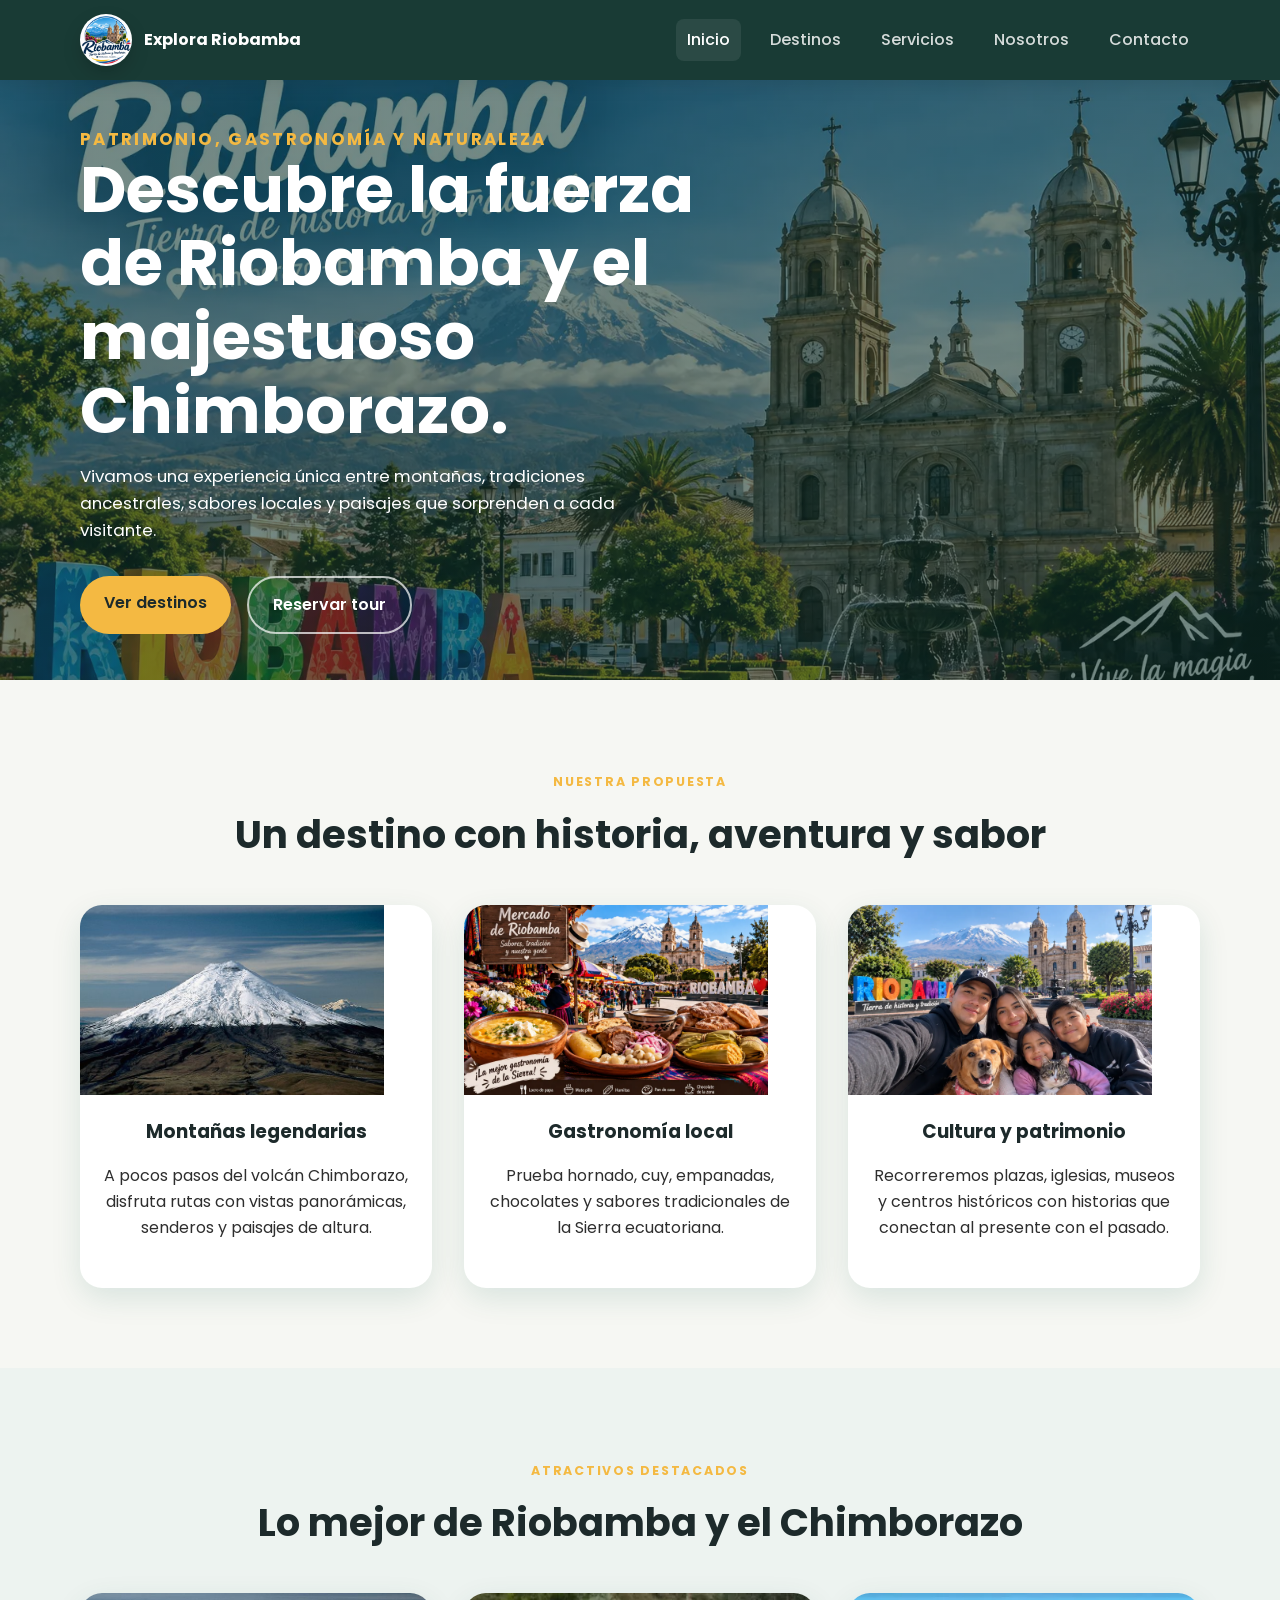
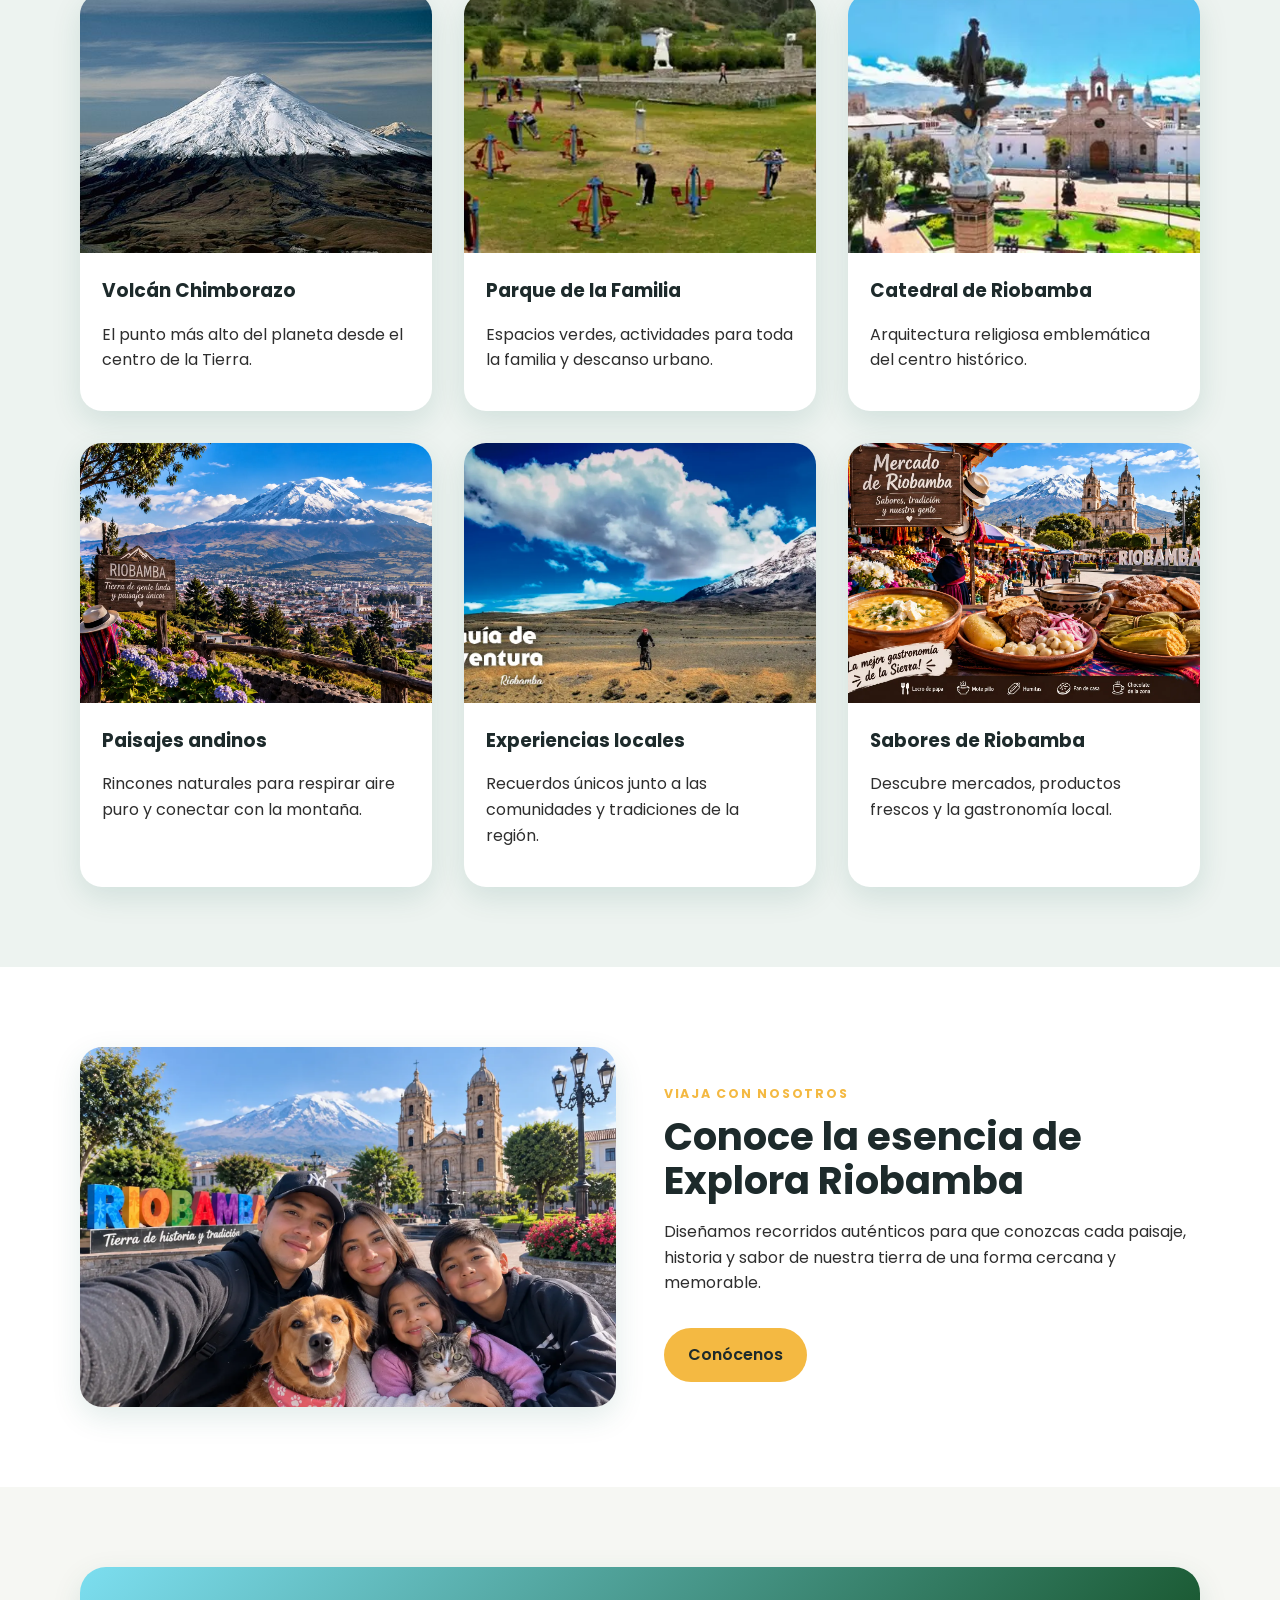
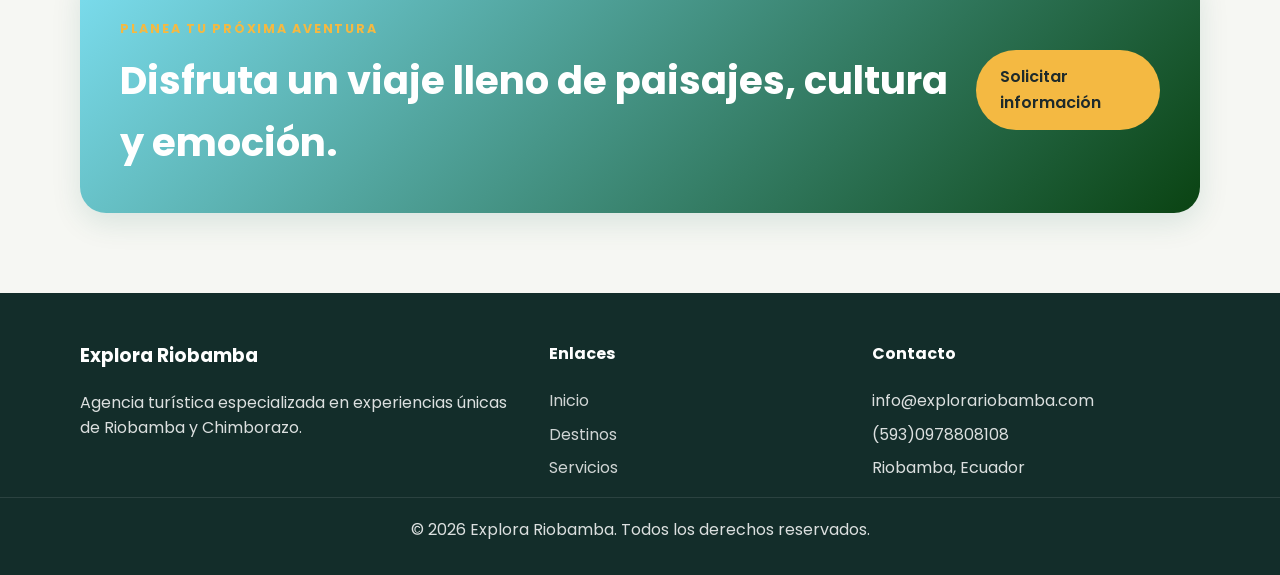
<file: index.html>
<!DOCTYPE html>
<html lang="es">
  <head>
    <meta charset="UTF-8" />
    <meta name="viewport" content="width=device-width, initial-scale=1.0" />
    <title>Explora Riobamba | Agencia de Turismo</title>
    <meta
      name="description"
      content="Agencia turística especializada en Riobamba y Chimborazo: naturaleza, cultura, gastronomía y experiencias de aventura."
    />
    <link rel="preconnect" href="https://fonts.googleapis.com" />
    <link rel="preconnect" href="https://fonts.gstatic.com" crossorigin />
    <link
      href="https://fonts.googleapis.com/css2?family=Poppins:wght@400;500;600;700;800&display=swap"
      rel="stylesheet"
    />
    <link rel="stylesheet" href="CSS/styles.css" />
  </head>
  <body>
    <header class="site-header">
      <div class="container nav-container">
        <a class="logo" href="index.html" aria-label="Inicio Explora Riobamba">
          <img class="logo-image" src="images/logo.webp" alt="Logo de Explora Riobamba" />
          <span>Explora Riobamba</span>
        </a>

        <nav class="main-nav" aria-label="Menu principal">
          <a href="index.html" class="active">Inicio</a>
          <a href="destinos.html">Destinos</a>
          <a href="servicios.html">Servicios</a>
          <a href="nosotros.html">Nosotros</a>
          <a href="contacto.html">Contacto</a>
        </nav>
      </div>
    </header>

    <main>
      <section class="hero">
        <div class="container hero-content">
          <div class="hero-text">
            <p class="eyebrow">Patrimonio, gastronomía y naturaleza</p>
            <h1>Descubre la fuerza de Riobamba y el majestuoso Chimborazo.</h1>
            <p>
              Vivamos una experiencia única entre montañas, tradiciones ancestrales,
              sabores locales y paisajes que sorprenden a cada visitante.
            </p>
            <div class="hero-actions">
              <a class="btn btn-primary" href="destinos.html">Ver destinos</a>
              <a class="btn btn-secondary" href="contacto.html">Reservar tour</a>
            </div>
          </div>
        </div>
      </section>

      <section class="section">
        <div class="container">
          <div class="section-heading">
            <p class="eyebrow">Nuestra propuesta</p>
            <h2>Un destino con historia, aventura y sabor</h2>
          </div>

          <div class="features-grid">
            <article class="feature-card">
              <img class="feature-image" src="images/destino1.webp" alt="Montañas de Riobamba" />
              <h3>Montañas legendarias</h3>
              <p>
                A pocos pasos del volcán Chimborazo, disfruta rutas con vistas panorámicas,
                senderos y paisajes de altura.
              </p>
            </article>

            <article class="feature-card">
              <img class="feature-image" src="images/destino6.webp" alt="Gastronomía local de Riobamba" />
              <h3>Gastronomía local</h3>
              <p>
                Prueba hornado, cuy, empanadas, chocolates y sabores tradicionales de la
                Sierra ecuatoriana.
              </p>
            </article>

            <article class="feature-card">
              <img class="feature-image" src="images/nosotro.webp" alt="Cultura y patrimonio de Riobamba" />
              <h3>Cultura y patrimonio</h3>
              <p>
                Recorreremos plazas, iglesias, museos y centros históricos con historias que
                conectan al presente con el pasado.
              </p>
            </article>
          </div>
        </div>
      </section>

      <section class="section alt-bg">
        <div class="container">
          <div class="section-heading">
            <p class="eyebrow">Atractivos destacados</p>
            <h2>Lo mejor de Riobamba y el Chimborazo</h2>
          </div>

          <div class="destination-preview">
            <article class="preview-card">
              <img src="images/destino1.webp" alt="Volcán Chimborazo" />
              <div class="preview-content">
                <h3>Volcán Chimborazo</h3>
                <p>El punto más alto del planeta desde el centro de la Tierra.</p>
              </div>
            </article>

            <article class="preview-card">
              <img src="images/destino2.webp" alt="Parque de la Familia" />
              <div class="preview-content">
                <h3>Parque de la Familia</h3>
                <p>Espacios verdes, actividades para toda la familia y descanso urbano.</p>
              </div>
            </article>

            <article class="preview-card">
              <img src="images/destino3.webp" alt="Catedral de Riobamba" />
              <div class="preview-content">
                <h3>Catedral de Riobamba</h3>
                <p>Arquitectura religiosa emblemática del centro histórico.</p>
              </div>
            </article>

            <article class="preview-card">
              <img src="images/destino4.webp" alt="Paisaje natural de Riobamba" />
              <div class="preview-content">
                <h3>Paisajes andinos</h3>
                <p>Rincones naturales para respirar aire puro y conectar con la montaña.</p>
              </div>
            </article>

            <article class="preview-card">
              <img src="images/desino5.webp" alt="Experiencia turística en Riobamba" />
              <div class="preview-content">
                <h3>Experiencias locales</h3>
                <p>Recuerdos únicos junto a las comunidades y tradiciones de la región.</p>
              </div>
            </article>

            <article class="preview-card">
              <img src="images/destino6.webp" alt="Mercado local de Riobamba" />
              <div class="preview-content">
                <h3>Sabores de Riobamba</h3>
                <p>Descubre mercados, productos frescos y la gastronomía local.</p>
              </div>
            </article>
          </div>
        </div>
      </section>

      <section class="section about-preview">
        <div class="container about-preview-content">
          <img src="images/nosotro.webp" alt="Equipo de Explora Riobamba" />
          <div>
            <p class="eyebrow">Viaja con nosotros</p>
            <h2>Conoce la esencia de Explora Riobamba</h2>
            <p>
              Diseñamos recorridos auténticos para que conozcas cada paisaje, historia y
              sabor de nuestra tierra de una forma cercana y memorable.
            </p>
            <a class="btn btn-primary" href="nosotros.html">Conócenos</a>
          </div>
        </div>
      </section>

      <section class="section">
        <div class="container cta-box">
          <div>
            <p class="eyebrow">Planea tu próxima aventura</p>
            <h2>Disfruta un viaje lleno de paisajes, cultura y emoción.</h2>
          </div>
          <a class="btn btn-primary" href="contacto.html">Solicitar información</a>
        </div>
      </section>
    </main>

    <footer class="site-footer">
      <div class="container footer-grid">
        <div>
          <h3>Explora Riobamba</h3>
          <p>Agencia turística especializada en experiencias únicas de Riobamba y Chimborazo.</p>
        </div>
        <div>
          <h4>Enlaces</h4>
          <ul>
            <li><a href="index.html">Inicio</a></li>
            <li><a href="destinos.html">Destinos</a></li>
            <li><a href="servicios.html">Servicios</a></li>
          </ul>
        </div>
        <div>
          <h4>Contacto</h4>
          <ul>
            <li>info@explorariobamba.com</li>
            <li>(593)0978808108</li>
            <li>Riobamba, Ecuador</li>
          </ul>
        </div>
      </div>
      <p class="copyright">© 2026 Explora Riobamba. Todos los derechos reservados.</p>
    </footer>
  </body>
</html>
</file>
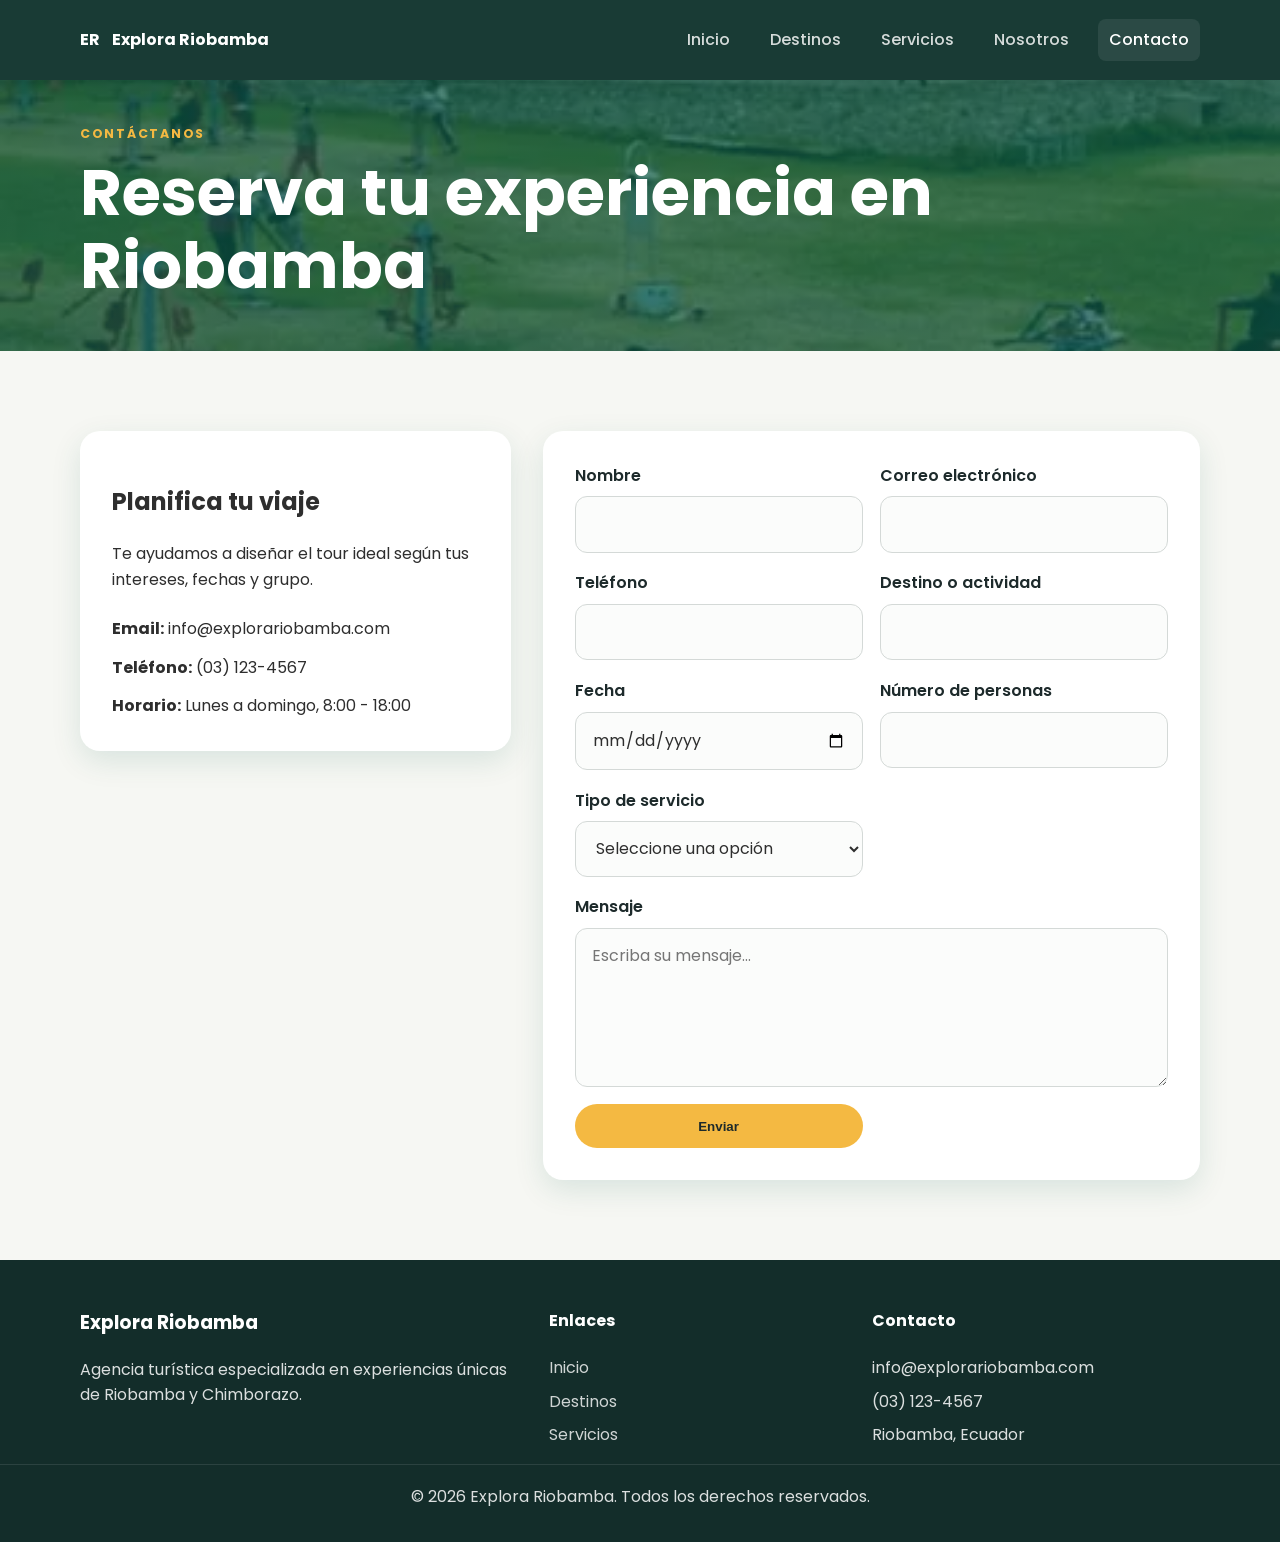
<file: contacto.html>
<!DOCTYPE html>
<html lang="es">
  <head>
    <meta charset="UTF-8" />
    <meta name="viewport" content="width=device-width, initial-scale=1.0" />
    <title>Contacto | Explora Riobamba</title>
    <meta name="description" content="Reserva y consulta información sobre tours y paquetes de Riobamba y el Chimborazo." />
    <link rel="preconnect" href="https://fonts.googleapis.com" />
    <link rel="preconnect" href="https://fonts.gstatic.com" crossorigin />
    <link
      href="https://fonts.googleapis.com/css2?family=Poppins:wght@400;500;600;700;800&display=swap"
      rel="stylesheet"
    />
    <link rel="stylesheet" href="CSS/styles.css" />
  </head>
  <body>
    <header class="site-header">
      <div class="container nav-container">
        <a class="logo" href="index.html" aria-label="Inicio Explora Riobamba">
          <span class="logo-mark">ER</span>
          <span>Explora Riobamba</span>
        </a>

        <nav class="main-nav" aria-label="Menu principal">
          <a href="index.html">Inicio</a>
          <a href="destinos.html">Destinos</a>
          <a href="servicios.html">Servicios</a>
          <a href="nosotros.html">Nosotros</a>
          <a href="contacto.html" class="active">Contacto</a>
        </nav>
      </div>
    </header>

    <main>
      <section class="page-banner banner-contacto">
        <div class="container banner-content">
          <p class="eyebrow">Contáctanos</p>
          <h1>Reserva tu experiencia en Riobamba</h1>
        </div>
      </section>

      <section class="section">
        <div class="container contact-layout">
          <div class="contact-info">
            <h2>Planifica tu viaje</h2>
            <p>Te ayudamos a diseñar el tour ideal según tus intereses, fechas y grupo.</p>
            <ul>
              <li><strong>Email:</strong> info@explorariobamba.com</li>
              <li><strong>Teléfono:</strong> (03) 123-4567</li>
              <li><strong>Horario:</strong> Lunes a domingo, 8:00 - 18:00</li>
            </ul>
          </div>

          <form class="booking-form" action="#" method="post">
            <div class="form-group">
              <label for="nombre">Nombre</label>
              <input id="nombre" name="nombre" type="text" required />
            </div>

            <div class="form-group">
              <label for="email">Correo electrónico</label>
              <input id="email" name="email" type="email" required />
            </div>

            <div class="form-group">
              <label for="telefono">Teléfono</label>
              <input id="telefono" name="telefono" type="tel" required />
            </div>

            <div class="form-group">
              <label for="destino">Destino o actividad</label>
              <input id="destino" name="destino" type="text" required />
            </div>

            <div class="form-group">
              <label for="fecha">Fecha</label>
              <input id="fecha" name="fecha" type="date" required />
            </div>

            <div class="form-group">
              <label for="personas">Número de personas</label>
              <input id="personas" name="personas" type="number" min="1" max="30" required />
            </div>

            <div class="form-group">
              <label for="servicio">Tipo de servicio</label>
              <select id="servicio" name="servicio" required>
                <option value="">Seleccione una opción</option>
                <option value="tour-chimborazo">Tour al Chimborazo</option>
                <option value="gastronomia">Tour gastronómico</option>
                <option value="cultural">Tour cultural</option>
                <option value="aventura">Paquete de aventura</option>
              </select>
            </div>

            <div class="form-group full-width">
              <label for="mensaje">Mensaje</label>
              <textarea id="mensaje" name="mensaje" rows="5" placeholder="Escriba su mensaje..."></textarea>
            </div>

            <button type="submit" class="btn btn-primary">Enviar</button>
          </form>
        </div>
      </section>
    </main>

    <footer class="site-footer">
      <div class="container footer-grid">
        <div>
          <h3>Explora Riobamba</h3>
          <p>Agencia turística especializada en experiencias únicas de Riobamba y Chimborazo.</p>
        </div>
        <div>
          <h4>Enlaces</h4>
          <ul>
            <li><a href="index.html">Inicio</a></li>
            <li><a href="destinos.html">Destinos</a></li>
            <li><a href="servicios.html">Servicios</a></li>
          </ul>
        </div>
        <div>
          <h4>Contacto</h4>
          <ul>
            <li>info@explorariobamba.com</li>
            <li>(03) 123-4567</li>
            <li>Riobamba, Ecuador</li>
          </ul>
        </div>
      </div>
      <p class="copyright">© 2026 Explora Riobamba. Todos los derechos reservados.</p>
    </footer>
  </body>
</html>
</file>
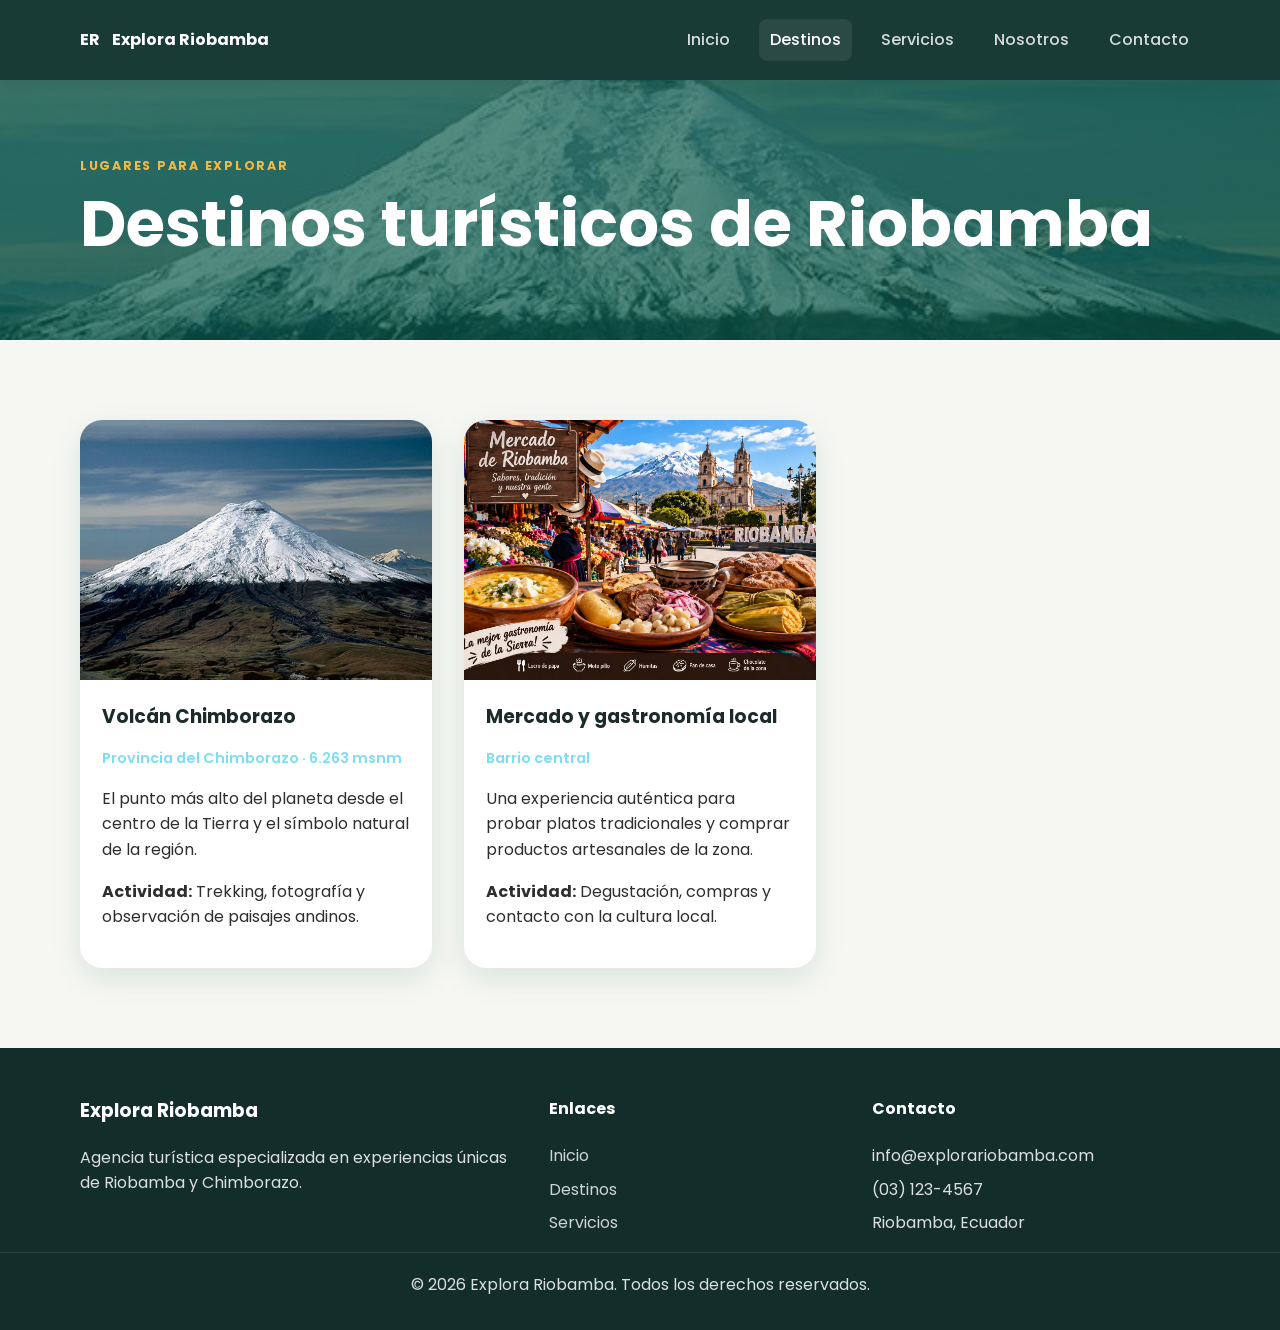
<file: destinos.html>
<!DOCTYPE html>
<html lang="es">
  <head>
    <meta charset="UTF-8" />
    <meta name="viewport" content="width=device-width, initial-scale=1.0" />
    <title>Destinos | Explora Riobamba</title>
    <meta name="description" content="Conoce los principales atractivos turísticos de Riobamba y el Chimborazo." />
    <link rel="preconnect" href="https://fonts.googleapis.com" />
    <link rel="preconnect" href="https://fonts.gstatic.com" crossorigin />
    <link
      href="https://fonts.googleapis.com/css2?family=Poppins:wght@400;500;600;700;800&display=swap"
      rel="stylesheet"
    />
    <link rel="stylesheet" href="CSS/styles.css" />
  </head>
  <body>
    <header class="site-header">
      <div class="container nav-container">
        <a class="logo" href="index.html" aria-label="Inicio Explora Riobamba">
          <span class="logo-mark">ER</span>
          <span>Explora Riobamba</span>
        </a>

        <nav class="main-nav" aria-label="Menu principal">
          <a href="index.html">Inicio</a>
          <a href="destinos.html" class="active">Destinos</a>
          <a href="servicios.html">Servicios</a>
          <a href="nosotros.html">Nosotros</a>
          <a href="contacto.html">Contacto</a>
        </nav>
      </div>
    </header>

    <main>
      <section class="page-banner banner-destinos">
        <div class="container banner-content">
          <p class="eyebrow">Lugares para explorar</p>
          <h1>Destinos turísticos de Riobamba</h1>
        </div>
      </section>

      <section class="section">
        <div class="container">
          <div class="cards-grid">
            <article class="tour-card">
              <img src="images/destino1.webp" alt="Volcán Chimborazo" />
              <div class="card-body">
                <h3>Volcán Chimborazo</h3>
                <p class="card-meta">Provincia del Chimborazo · 6.263 msnm</p>
                <p>El punto más alto del planeta desde el centro de la Tierra y el símbolo natural de la región.</p>
                <p><strong>Actividad:</strong> Trekking, fotografía y observación de paisajes andinos.</p>
              </div>
            </article>


            <article class="tour-card">
              <img src="images/destino6.webp" alt="Mercado local de Riobamba" />
              <div class="card-body">
                <h3>Mercado y gastronomía local</h3>
                <p class="card-meta">Barrio central</p>
                <p>Una experiencia auténtica para probar platos tradicionales y comprar productos artesanales de la zona.</p>
                <p><strong>Actividad:</strong> Degustación, compras y contacto con la cultura local.</p>
              </div>
            </article>
          </div>
        </div>
      </section>
    </main>

    <footer class="site-footer">
      <div class="container footer-grid">
        <div>
          <h3>Explora Riobamba</h3>
          <p>Agencia turística especializada en experiencias únicas de Riobamba y Chimborazo.</p>
        </div>
        <div>
          <h4>Enlaces</h4>
          <ul>
            <li><a href="index.html">Inicio</a></li>
            <li><a href="destinos.html">Destinos</a></li>
            <li><a href="servicios.html">Servicios</a></li>
          </ul>
        </div>
        <div>
          <h4>Contacto</h4>
          <ul>
            <li>info@explorariobamba.com</li>
            <li>(03) 123-4567</li>
            <li>Riobamba, Ecuador</li>
          </ul>
        </div>
      </div>
      <p class="copyright">© 2026 Explora Riobamba. Todos los derechos reservados.</p>
    </footer>
  </body>
</html>
</file>
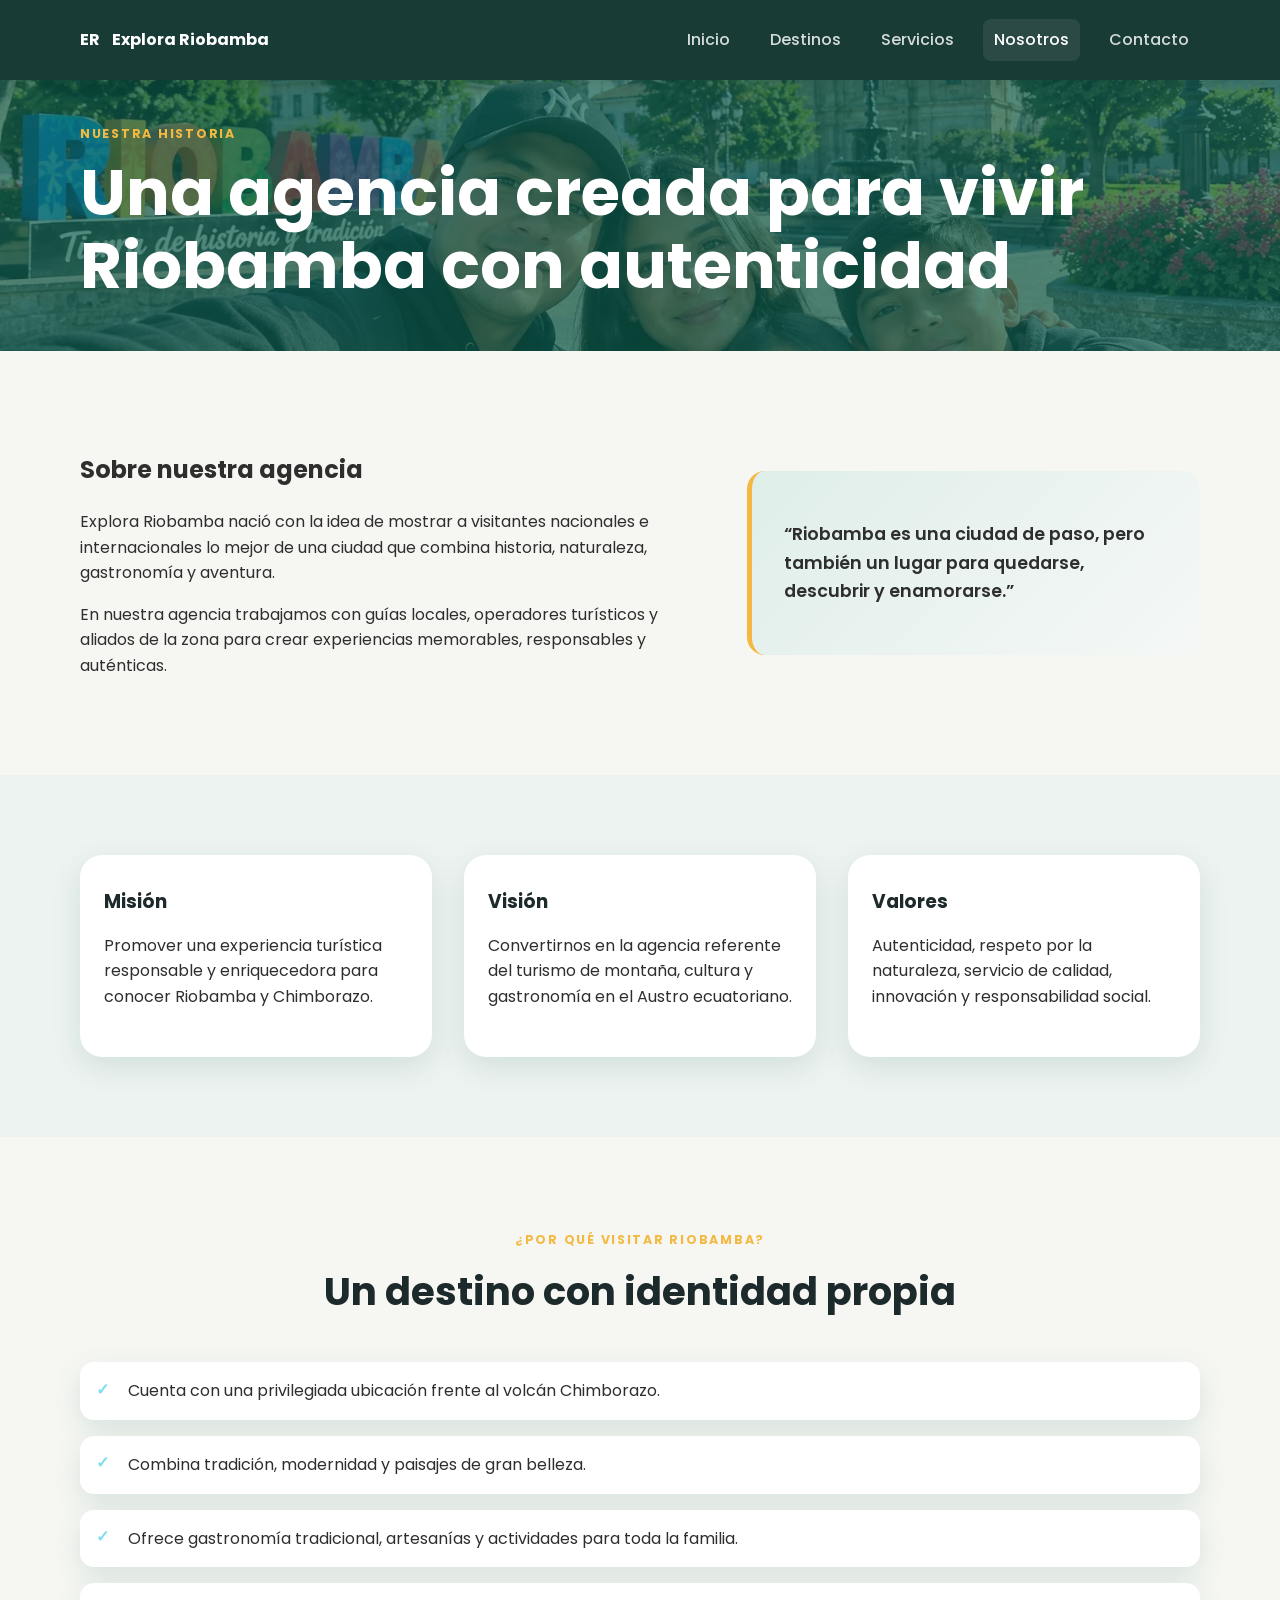
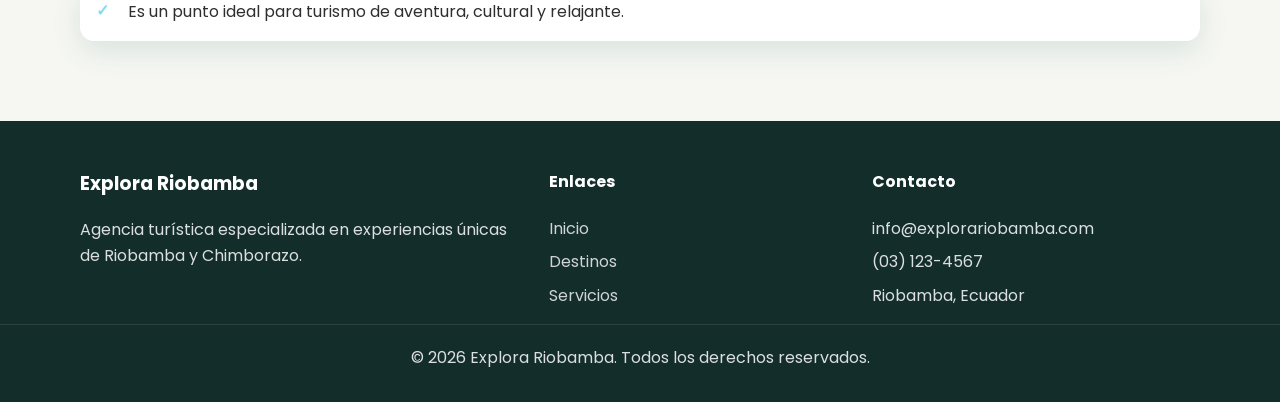
<file: nosotros.html>
<!DOCTYPE html>
<html lang="es">
  <head>
    <meta charset="UTF-8" />
    <meta name="viewport" content="width=device-width, initial-scale=1.0" />
    <title>Nosotros | Explora Riobamba</title>
    <meta name="description" content="Conoce la historia, misión, visión y valores de nuestra agencia turística en Riobamba." />
    <link rel="preconnect" href="https://fonts.googleapis.com" />
    <link rel="preconnect" href="https://fonts.gstatic.com" crossorigin />
    <link
      href="https://fonts.googleapis.com/css2?family=Poppins:wght@400;500;600;700;800&display=swap"
      rel="stylesheet"
    />
    <link rel="stylesheet" href="CSS/styles.css" />
  </head>
  <body>
    <header class="site-header">
      <div class="container nav-container">
        <a class="logo" href="index.html" aria-label="Inicio Explora Riobamba">
          <span class="logo-mark">ER</span>
          <span>Explora Riobamba</span>
        </a>

        <nav class="main-nav" aria-label="Menu principal">
          <a href="index.html">Inicio</a>
          <a href="destinos.html">Destinos</a>
          <a href="servicios.html">Servicios</a>
          <a href="nosotros.html" class="active">Nosotros</a>
          <a href="contacto.html">Contacto</a>
        </nav>
      </div>
    </header>

    <main>
      <section class="page-banner banner-nosotros">
        <div class="container banner-content">
          <p class="eyebrow">Nuestra historia</p>
          <h1>Una agencia creada para vivir Riobamba con autenticidad</h1>
        </div>
      </section>

      <section class="section">
        <div class="container about-grid">
          <div>
            <h2>Sobre nuestra agencia</h2>
            <p>
              Explora Riobamba nació con la idea de mostrar a visitantes nacionales e internacionales
              lo mejor de una ciudad que combina historia, naturaleza, gastronomía y aventura.
            </p>
            <p>
              En nuestra agencia trabajamos con guías locales, operadores turísticos y aliados de la
              zona para crear experiencias memorables, responsables y auténticas.
            </p>
          </div>

          <div class="quote-box">
            <p>“Riobamba es una ciudad de paso, pero también un lugar para quedarse, descubrir y enamorarse.”</p>
          </div>
        </div>
      </section>

      <section class="section alt-bg">
        <div class="container values-grid">
          <article class="value-card">
            <h3>Misión</h3>
            <p>Promover una experiencia turística responsable y enriquecedora para conocer Riobamba y Chimborazo.</p>
          </article>

          <article class="value-card">
            <h3>Visión</h3>
            <p>Convertirnos en la agencia referente del turismo de montaña, cultura y gastronomía en el Austro ecuatoriano.</p>
          </article>

          <article class="value-card">
            <h3>Valores</h3>
            <p>Autenticidad, respeto por la naturaleza, servicio de calidad, innovación y responsabilidad social.</p>
          </article>
        </div>
      </section>

      <section class="section">
        <div class="container">
          <div class="section-heading">
            <p class="eyebrow">¿Por qué visitar Riobamba?</p>
            <h2>Un destino con identidad propia</h2>
          </div>

          <ul class="reasons-list">
            <li>Cuenta con una privilegiada ubicación frente al volcán Chimborazo.</li>
            <li>Combina tradición, modernidad y paisajes de gran belleza.</li>
            <li>Ofrece gastronomía tradicional, artesanías y actividades para toda la familia.</li>
            <li>Es un punto ideal para turismo de aventura, cultural y relajante.</li>
          </ul>
        </div>
      </section>
    </main>

    <footer class="site-footer">
      <div class="container footer-grid">
        <div>
          <h3>Explora Riobamba</h3>
          <p>Agencia turística especializada en experiencias únicas de Riobamba y Chimborazo.</p>
        </div>
        <div>
          <h4>Enlaces</h4>
          <ul>
            <li><a href="index.html">Inicio</a></li>
            <li><a href="destinos.html">Destinos</a></li>
            <li><a href="servicios.html">Servicios</a></li>
          </ul>
        </div>
        <div>
          <h4>Contacto</h4>
          <ul>
            <li>info@explorariobamba.com</li>
            <li>(03) 123-4567</li>
            <li>Riobamba, Ecuador</li>
          </ul>
        </div>
      </div>
      <p class="copyright">© 2026 Explora Riobamba. Todos los derechos reservados.</p>
    </footer>
  </body>
</html>
</file>
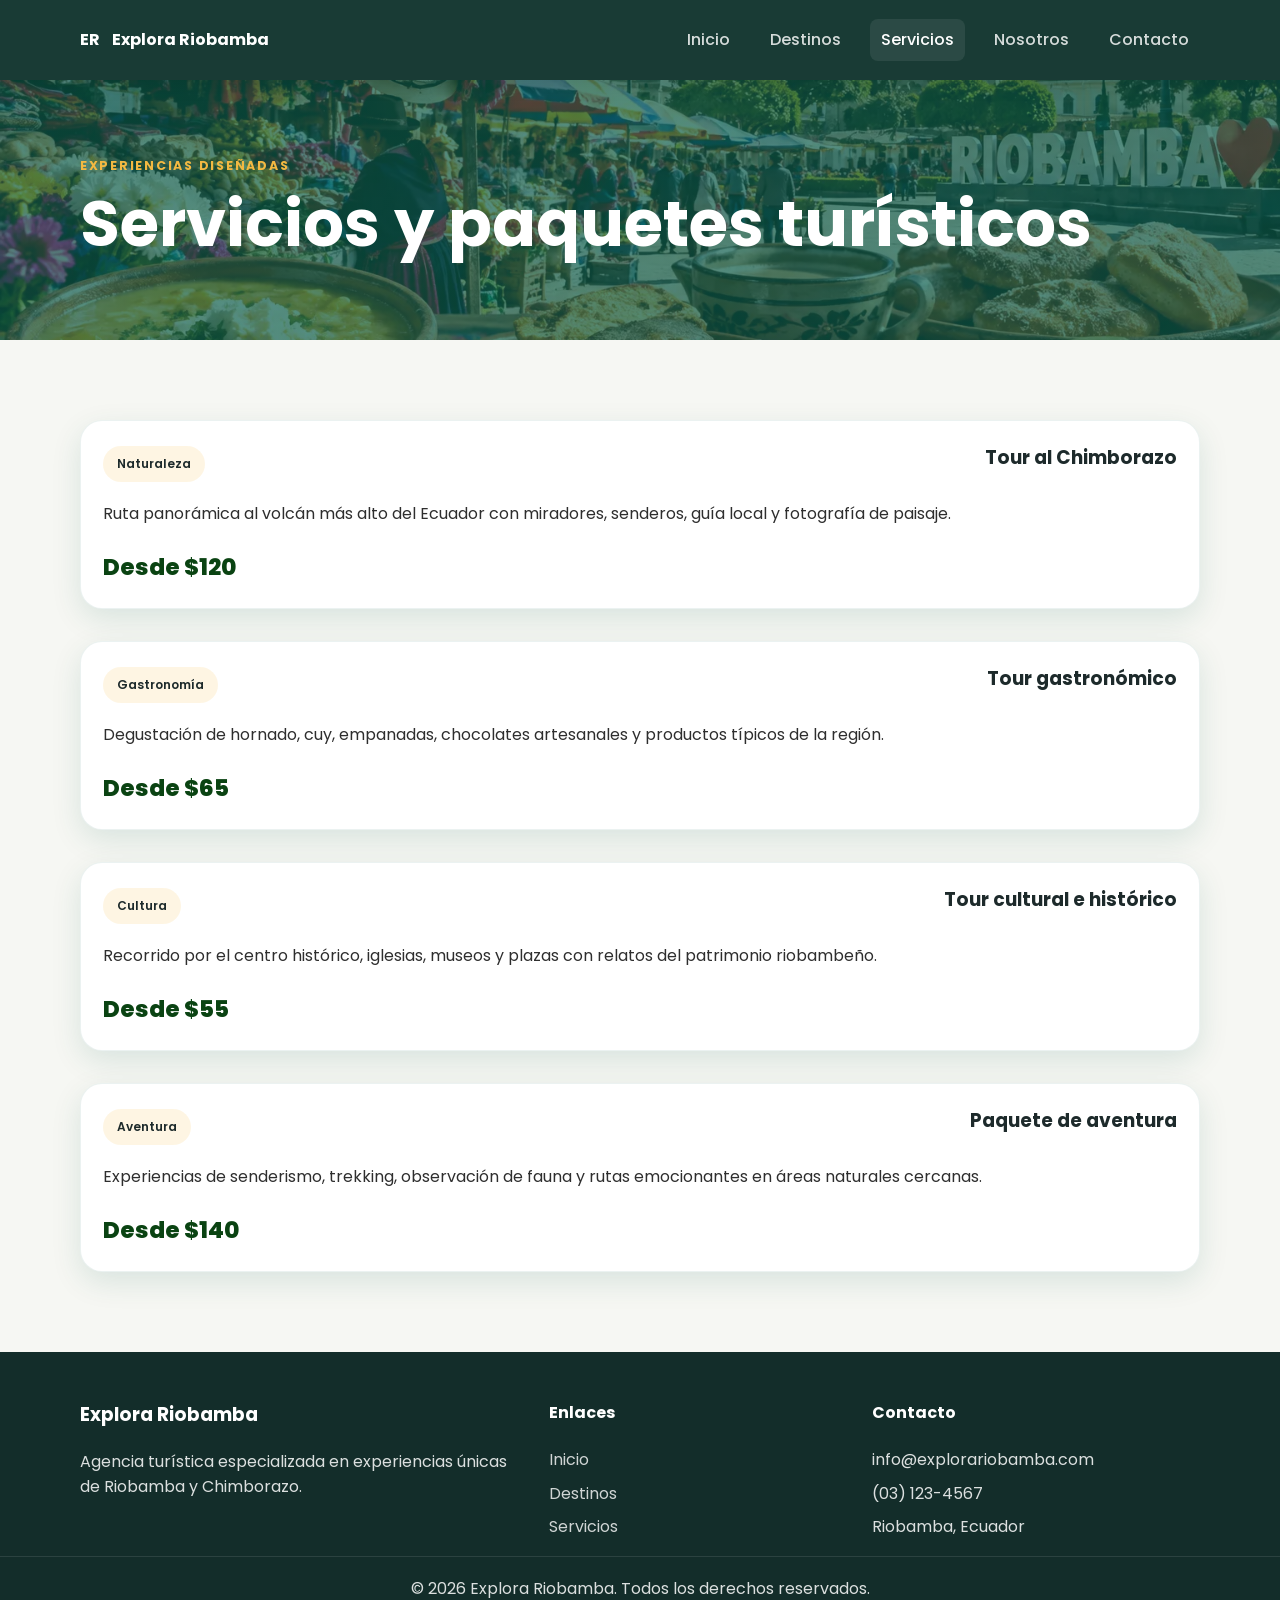
<file: servicios.html>
<!DOCTYPE html>
<html lang="es">
  <head>
    <meta charset="UTF-8" />
    <meta name="viewport" content="width=device-width, initial-scale=1.0" />
    <title>Servicios | Explora Riobamba</title>
    <meta name="description" content="Consulta los paquetes turísticos y servicios para vivir Riobamba y Chimborazo." />
    <link rel="preconnect" href="https://fonts.googleapis.com" />
    <link rel="preconnect" href="https://fonts.gstatic.com" crossorigin />
    <link
      href="https://fonts.googleapis.com/css2?family=Poppins:wght@400;500;600;700;800&display=swap"
      rel="stylesheet"
    />
    <link rel="stylesheet" href="CSS/styles.css" />
  </head>
  <body>
    <header class="site-header">
      <div class="container nav-container">
        <a class="logo" href="index.html" aria-label="Inicio Explora Riobamba">
          <span class="logo-mark">ER</span>
          <span>Explora Riobamba</span>
        </a>

        <nav class="main-nav" aria-label="Menu principal">
          <a href="index.html">Inicio</a>
          <a href="destinos.html">Destinos</a>
          <a href="servicios.html" class="active">Servicios</a>
          <a href="nosotros.html">Nosotros</a>
          <a href="contacto.html">Contacto</a>
        </nav>
      </div>
    </header>

    <main>
      <section class="page-banner banner-servicios">
        <div class="container banner-content">
          <p class="eyebrow">Experiencias diseñadas</p>
          <h1>Servicios y paquetes turísticos</h1>
        </div>
      </section>

      <section class="section">
        <div class="container">
          <div class="packages-grid">
            <article class="package-card">
              <div class="package-top">
                <span class="tag">Naturaleza</span>
                <h3>Tour al Chimborazo</h3>
              </div>
              <p>Ruta panorámica al volcán más alto del Ecuador con miradores, senderos, guía local y fotografía de paisaje.</p>
              <div class="precio">Desde $120</div>
            </article>

            <article class="package-card">
              <div class="package-top">
                <span class="tag">Gastronomía</span>
                <h3>Tour gastronómico</h3>
              </div>
              <p>Degustación de hornado, cuy, empanadas, chocolates artesanales y productos típicos de la región.</p>
              <div class="precio">Desde $65</div>
            </article>

            <article class="package-card">
              <div class="package-top">
                <span class="tag">Cultura</span>
                <h3>Tour cultural e histórico</h3>
              </div>
              <p>Recorrido por el centro histórico, iglesias, museos y plazas con relatos del patrimonio riobambeño.</p>
              <div class="precio">Desde $55</div>
            </article>

            <article class="package-card">
              <div class="package-top">
                <span class="tag">Aventura</span>
                <h3>Paquete de aventura</h3>
              </div>
              <p>Experiencias de senderismo, trekking, observación de fauna y rutas emocionantes en áreas naturales cercanas.</p>
              <div class="precio">Desde $140</div>
            </article>
          </div>
        </div>
      </section>
    </main>

    <footer class="site-footer">
      <div class="container footer-grid">
        <div>
          <h3>Explora Riobamba</h3>
          <p>Agencia turística especializada en experiencias únicas de Riobamba y Chimborazo.</p>
        </div>
        <div>
          <h4>Enlaces</h4>
          <ul>
            <li><a href="index.html">Inicio</a></li>
            <li><a href="destinos.html">Destinos</a></li>
            <li><a href="servicios.html">Servicios</a></li>
          </ul>
        </div>
        <div>
          <h4>Contacto</h4>
          <ul>
            <li>info@explorariobamba.com</li>
            <li>(03) 123-4567</li>
            <li>Riobamba, Ecuador</li>
          </ul>
        </div>
      </div>
      <p class="copyright">© 2026 Explora Riobamba. Todos los derechos reservados.</p>
    </footer>
  </body>
</html>
</file>
<file: CSS/styles.css>
:root {
  --primary: #7cdef0;
  --primary-dark: #0a4312;
  --secondary: #f4b942;
  --accent: #e76f51;
  --light: #f6f7f3;
  --dark: #1d2a2b;
  --text: #2e2e2e;
  --muted: #69706d;
  --white: #ffffff;
  --shadow: 0 10px 30px rgba(12, 93, 76, 0.12);
}

* {
  box-sizing: border-box;
}

html {
  scroll-behavior: smooth;
}

body {
  margin: 0;
  font-family: "Poppins", sans-serif;
  background: var(--light);
  color: var(--text);
  line-height: 1.6;
}

a {
  color: inherit;
  text-decoration: none;
}

img {
  max-width: 100%;
  display: block;
}

.container {
  width: min(1120px, calc(100% - 2rem));
  margin: 0 auto;
}

.site-header {
  background: rgba(16, 51, 45, 0.96);
  position: sticky;
  top: 0;
  z-index: 10;
  box-shadow: 0 4px 18px rgba(0, 0, 0, 0.1);
}

.nav-container {
  display: flex;
  align-items: center;
  justify-content: space-between;
  min-height: 80px;
  gap: 1rem;
}

.logo {
  display: inline-flex;
  align-items: center;
  gap: 0.75rem;
  font-weight: 700;
  color: var(--white);
}

.logo-image {
  width: 52px;
  height: 52px;
  border-radius: 50%;
  object-fit: cover;
  box-shadow: 0 8px 18px rgba(0, 0, 0, 0.18);
}

.main-nav {
  display: flex;
  align-items: center;
  gap: 1.1rem;
  flex-wrap: wrap;
}

.main-nav a {
  color: rgba(255, 255, 255, 0.82);
  font-weight: 500;
  padding: 0.5rem 0.7rem;
  border-radius: 8px;
  transition: all 0.3s ease;
}

.main-nav a:hover,
.main-nav a:focus,
.main-nav a.active {
  background: rgba(255, 255, 255, 0.08);
  color: var(--white);
}

.hero {
  background: linear-gradient(rgba(15, 52, 45, 0.58), rgba(15, 52, 45, 0.58)),
    url("../images/hero.webp") center/cover no-repeat;
  min-height: 600px;
  display: flex;
  align-items: center;
}

.hero-content {
  display: flex;
  justify-content: flex-start;
}

.hero-text {
  max-width: 620px;
  color: var(--white);
  padding: 2rem 0;
}

.eyebrow {
  text-transform: uppercase;
  letter-spacing: 0.14em;
  font-size: 0.78rem;
  color: var(--secondary);
  font-weight: 700;
  margin-bottom: 0.7rem;
}

.hero-text h1,
.banner-content h1 {
  margin: 0 0 1rem;
  line-height: 1.15;
  font-size: clamp(2.3rem, 5vw, 4rem);
}

.hero-text p {
  margin: 0;
  font-size: 1.05rem;
  max-width: 560px;
}

.hero-actions {
  display: flex;
  flex-wrap: wrap;
  gap: 1rem;
  margin-top: 2rem;
}

.btn {
  display: inline-block;
  padding: 0.9rem 1.5rem;
  border: none;
  border-radius: 999px;
  font-weight: 600;
  cursor: pointer;
  transition: transform 0.2s ease, box-shadow 0.2s ease;
}

.btn:hover,
.btn:focus {
  transform: translateY(-2px);
  box-shadow: 0 12px 24px rgba(12, 93, 76, 0.18);
}

.btn-primary {
  background: var(--secondary);
  color: var(--dark);
}

.btn-secondary {
  background: transparent;
  border: 2px solid rgba(255, 255, 255, 0.7);
  color: var(--white);
}

.section {
  padding: 5rem 0;
}

.alt-bg {
  background: #edf3f0;
}

.section-heading {
  text-align: center;
  margin-bottom: 2.5rem;
}

.section-heading h2 {
  margin: 0;
  font-size: clamp(1.8rem, 3vw, 2.8rem);
  color: var(--dark);
}

.features-grid,
.values-grid,
.packages-grid,
.destination-preview {
  display: grid;
  gap: 2rem;
}

.features-grid {
  grid-template-columns: repeat(3, minmax(0, 1fr));
}

.feature-card,
.value-card,
.package-card,
.preview-card,
.tour-card {
  background: var(--white);
  border-radius: 22px;
  box-shadow: var(--shadow);
  overflow: hidden;
}

.feature-card {
  padding: 0 1.5rem 2rem;
  text-align: center;
}

.feature-image {
  width: calc(100% + 3rem);
  height: 190px;
  margin: 0 -1.5rem 1.4rem;
  object-fit: cover;
}

.feature-card h3,
.value-card h3,
.package-card h3,
.preview-content h3,
.tour-card h3 {
  margin-top: 0;
  margin-bottom: 0.7rem;
  color: var(--dark);
}

.destination-preview {
  grid-template-columns: repeat(3, minmax(0, 1fr));
}

.about-preview {
  background: var(--white);
}

.about-preview-content {
  display: grid;
  grid-template-columns: minmax(0, 1fr) minmax(0, 1fr);
  align-items: center;
  gap: 3rem;
}

.about-preview-content img {
  width: 100%;
  height: 360px;
  object-fit: cover;
  border-radius: 22px;
  box-shadow: var(--shadow);
}

.about-preview-content h2 {
  margin: 0 0 1rem;
  color: var(--dark);
  font-size: clamp(1.8rem, 3vw, 2.8rem);
  line-height: 1.15;
}

.about-preview-content .btn {
  margin-top: 1rem;
}

.preview-card img,
.tour-card img {
  height: 260px;
  width: 100%;
  object-fit: cover;
}

.preview-content,
.card-body,
.package-card {
  padding: 1.4rem;
}

.cta-box {
  background: linear-gradient(135deg, var(--primary), var(--primary-dark));
  color: var(--white);
  border-radius: 26px;
  padding: 2.5rem;
  display: flex;
  align-items: center;
  justify-content: space-between;
  gap: 1.5rem;
  box-shadow: var(--shadow);
}

.cta-box h2 {
  margin: 0.3rem 0 0;
  font-size: clamp(1.8rem, 3vw, 2.5rem);
}

.page-banner {
  min-height: 260px;
  display: flex;
  align-items: center;
  color: var(--white);
}

.banner-content {
  padding: 2rem 0;
}

.banner-destinos {
  background: linear-gradient(rgba(12, 93, 76, 0.7), rgba(12, 93, 76, 0.7)),
    url("../images/destino1.webp") center/cover no-repeat;
}

.banner-servicios {
  background: linear-gradient(rgba(12, 93, 76, 0.7), rgba(12, 93, 76, 0.7)),
    url("../images/destino6.webp") center/cover no-repeat;
}

.banner-nosotros {
  background: linear-gradient(rgba(12, 93, 76, 0.7), rgba(12, 93, 76, 0.7)),
    url("../images/nosotro.webp") center/cover no-repeat;
}

.banner-contacto {
  background: linear-gradient(rgba(12, 93, 76, 0.7), rgba(12, 93, 76, 0.7)),
    url("../images/destino2.webp") center/cover no-repeat;
}

.cards-grid {
  display: grid;
  grid-template-columns: repeat(3, minmax(0, 1fr));
  gap: 2rem;
}

.card-meta {
  color: var(--primary);
  font-weight: 600;
  font-size: 0.9rem;
}

.package-card {
  border: 1px solid rgba(12, 93, 76, 0.08);
}

.package-top {
  display: flex;
  align-items: center;
  justify-content: space-between;
  gap: 0.75rem;
  margin-bottom: 1rem;
}

.tag {
  background: rgba(244, 185, 66, 0.15);
  color: var(--dark);
  padding: 0.5rem 0.85rem;
  border-radius: 999px;
  font-weight: 600;
  font-size: 0.75rem;
}

.precio {
  margin-top: 1.4rem;
  font-size: 1.45rem;
  color: var(--primary-dark);
  font-weight: 800;
}

.about-grid {
  display: grid;
  grid-template-columns: 1.4fr 1fr;
  gap: 2rem;
  align-items: center;
}

.quote-box {
  background: linear-gradient(135deg, #dfeee9, #f5f8f6);
  border-left: 5px solid var(--secondary);
  border-radius: 18px;
  padding: 2rem;
  font-size: 1.1rem;
  font-weight: 600;
}

.values-grid {
  grid-template-columns: repeat(3, minmax(0, 1fr));
}

.value-card {
  padding: 2rem 1.5rem;
}

.reasons-list {
  list-style: none;
  padding: 0;
  margin: 2rem 0 0;
  display: grid;
  gap: 1rem;
}

.reasons-list li {
  background: var(--white);
  border-radius: 14px;
  padding: 1rem 1.2rem;
  box-shadow: var(--shadow);
  position: relative;
  padding-left: 3rem;
}

.reasons-list li::before {
  content: "✓";
  position: absolute;
  left: 1rem;
  top: 0.9rem;
  color: var(--primary);
  font-weight: 800;
}

.contact-layout {
  display: grid;
  grid-template-columns: 0.95fr 1.45fr;
  gap: 2rem;
  align-items: start;
}

.contact-info {
  background: var(--white);
  border-radius: 20px;
  box-shadow: var(--shadow);
  padding: 2rem;
}

.contact-info ul {
  list-style: none;
  padding: 0;
  margin: 1.5rem 0 0;
  display: grid;
  gap: 0.8rem;
}

.booking-form {
  display: grid;
  grid-template-columns: repeat(2, minmax(0, 1fr));
  gap: 1.1rem;
  background: var(--white);
  border-radius: 20px;
  box-shadow: var(--shadow);
  padding: 2rem;
}

.form-group {
  display: flex;
  flex-direction: column;
  gap: 0.5rem;
}

.form-group.full-width {
  grid-column: 1 / -1;
}

label {
  font-weight: 600;
  color: var(--dark);
}

input,
select,
textarea {
  width: 100%;
  border: 1px solid #d4d9d7;
  border-radius: 12px;
  padding: 0.9rem 1rem;
  font: inherit;
  background: #fbfcfb;
  color: var(--text);
}

input:focus,
select:focus,
textarea:focus {
  border-color: var(--primary);
  outline: 2px solid rgba(12, 93, 76, 0.1);
}

textarea {
  resize: vertical;
  min-height: 120px;
}

.site-footer {
  background: #132d2a;
  color: rgba(255, 255, 255, 0.85);
  padding-top: 3rem;
}

.footer-grid {
  display: grid;
  grid-template-columns: 1.2fr 0.8fr 0.9fr;
  gap: 2rem;
}

.site-footer h3,
.site-footer h4 {
  color: var(--white);
  margin-top: 0;
}

.site-footer ul {
  list-style: none;
  padding: 0;
  margin: 0;
  display: grid;
  gap: 0.5rem;
}

.site-footer a {
  color: rgba(255, 255, 255, 0.8);
}

.copyright {
  text-align: center;
  margin: 1rem 0 0;
  padding: 1.2rem 0 2rem;
  border-top: 1px solid rgba(255, 255, 255, 0.1);
}

@media (max-width: 900px) {
  .features-grid,
  .destination-preview,
  .cards-grid,
  .values-grid,
  .footer-grid,
  .about-grid,
  .contact-layout {
    grid-template-columns: 1fr 1fr;
  }

  .cta-box {
    flex-direction: column;
    align-items: flex-start;
  }
}

@media (max-width: 768px) {
  .nav-container,
  .main-nav {
    flex-direction: column;
    align-items: flex-start;
  }

  .main-nav {
    width: 100%;
    padding-bottom: 1rem;
  }

  .features-grid,
  .destination-preview,
  .cards-grid,
  .values-grid,
  .about-grid,
  .contact-layout,
  .footer-grid,
  .booking-form {
    grid-template-columns: 1fr;
  }

  .hero {
    min-height: 500px;
  }

  .section {
    padding: 4rem 0;
  }

  .cta-box {
    padding: 1.8rem;
  }
}
</file>
